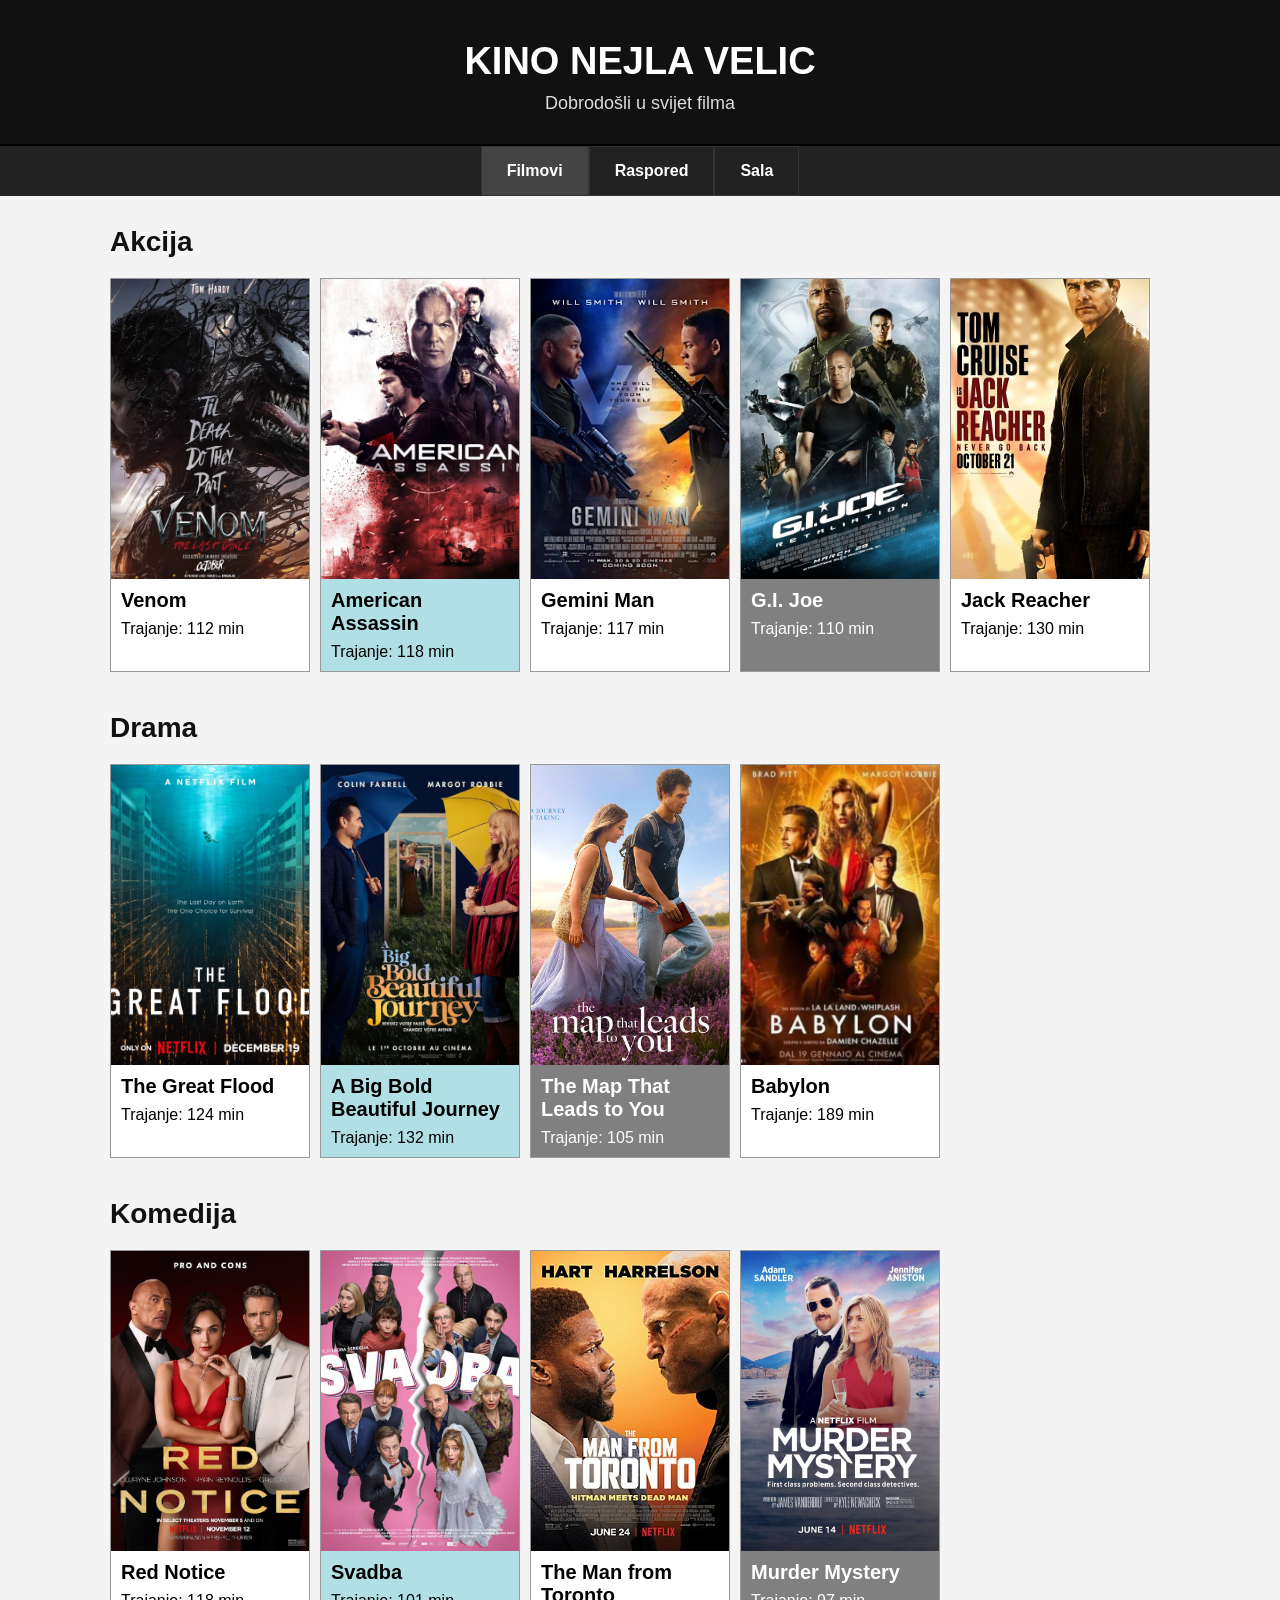
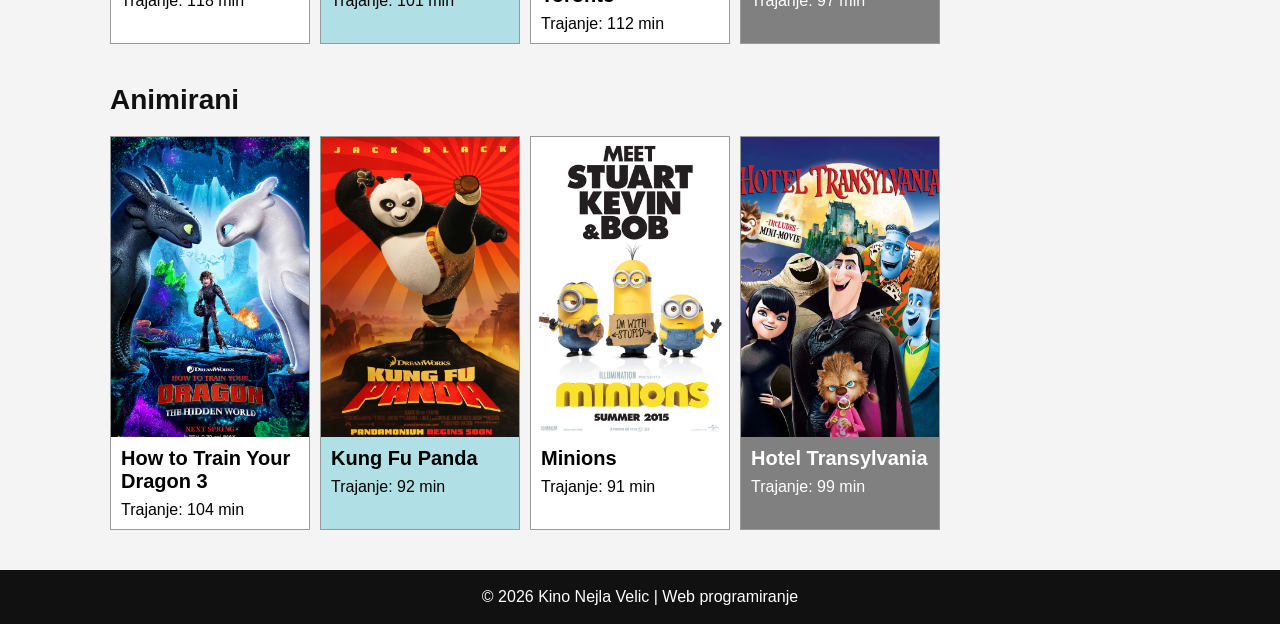
<file: html/filmovi.html>
<!DOCTYPE html>
<html lang="bs">
<head>
    <meta charset="UTF-8">
    <meta name="viewport" content="width=device-width, initial-scale=1.0">
    <title>Filmovi | Kino Nejla Velic</title>
    <link rel="stylesheet" href="../css/filmovi.css">
</head>
<body>
  <header class="site-header">
        <div class="header-overlay">
            <h1>Kino Nejla Velic</h1>
            <p class="subtitle">Dobrodošli u svijet filma</p>
        </div>
    </header>
  <nav class="main-nav">
    <ul>
        <li><a href="filmovi.html" class="active">Filmovi</a></li>
        <li><a href="raspored.html">Raspored</a></li>
        <li><a href="sala.html">Sala</a></li>
    </ul>
</nav>
 <main class="content">

        <section class="genre-section" id="akcija">
            <h2>Akcija</h2>
            <div class="movie-grid">

                <article class="movie-card trenutno">
                    <img src="../slike/venom.jpg" alt="Venom poster">
                    <div class="movie-info">
                        <h3>Venom</h3>
                        <p>Trajanje: 112 min</p>
                        <span class="status-label">Trenutno u ponudi</span>
                    </div>
                </article>

                <article class="movie-card uskoro">
                    <img src="../slike/american-assassin.jpg" alt="American Assassin poster">
                    <div class="movie-info">
                        <h3>American Assassin</h3>
                        <p>Trajanje: 118 min</p>
                        <span class="status-label">Uskoro</span>
                    </div>
                </article>

                <article class="movie-card trenutno">
                    <img src="../slike/gemini-man.jpg" alt="Gemini Man poster">
                    <div class="movie-info">
                        <h3>Gemini Man</h3>
                        <p>Trajanje: 117 min</p>
                        <span class="status-label">Trenutno u ponudi</span>
                    </div>
                </article>

                <article class="movie-card nije-u-ponudi">
                    <img src="../slike/gi-joe.jpg" alt="GI Joe poster">
                    <div class="movie-info">
                        <h3>G.I. Joe</h3>
                        <p>Trajanje: 110 min</p>
                        <span class="status-label">Nije u ponudi</span>
                    </div>
                </article>


                <article class="movie-card trenutno">
                    <img src="../slike/jack-reacher.jpg" alt="Jack Reacher poster">
                    <div class="movie-info">
                        <h3>Jack Reacher</h3>
                        <p>Trajanje: 130 min</p>
                        <span class="status-label">Trenutno u ponudi</span>
                    </div>
                </article>

            </div>
        </section>

    <section class="genre-section" id="drama">
    <h2>Drama</h2>

    <div class="movie-grid">

        <article class="movie-card trenutno">
            <img src="../slike/the-great-flood.jpg" alt="The Great Flood poster">
            <div class="movie-info">
                <h3>The Great Flood</h3>
                <p>Trajanje: 124 min</p>
                <span class="status-label">Trenutno u ponudi</span>
            </div>
        </article>

        <article class="movie-card uskoro">
            <img src="../slike/a-big-bold-beautiful-journey.jpg" alt="A Big Bold Beautiful Journey poster">
            <div class="movie-info">
                <h3>A Big Bold Beautiful Journey</h3>
                <p>Trajanje: 132 min</p>
                <span class="status-label">Uskoro</span>
            </div>
        </article>

        <article class="movie-card nije-u-ponudi">
            <img src="../slike/the-map-that-leads-to-you.jpg" alt="The Map That Leads to You poster">
            <div class="movie-info">
                <h3>The Map That Leads to You</h3>
                <p>Trajanje: 105 min</p>
                <span class="status-label">Nije u ponudi</span>
            </div>
        </article>

        <article class="movie-card trenutno">
            <img src="../slike/babylon.jpg" alt="Babylon poster">
            <div class="movie-info">
                <h3>Babylon</h3>
                <p>Trajanje: 189 min</p>
                <span class="status-label">Trenutno u ponudi</span>
            </div>
        </article>

    </div>
</section>

        <section class="genre-section" id="komedija">
            <h2>Komedija</h2>
            <div class="movie-grid">

                <article class="movie-card trenutno">
                    <img src="../slike/red-notice.jpg" alt="Red Notice poster">
                    <div class="movie-info">
                        <h3>Red Notice</h3>
                        <p>Trajanje: 118 min</p>
                        <span class="status-label">Trenutno u ponudi</span>
                    </div>
                </article>

                <article class="movie-card uskoro">
                    <img src="../slike/svadba.jpg" alt="Svadba poster">
                    <div class="movie-info">
                        <h3>Svadba</h3>
                        <p>Trajanje: 101 min</p>
                        <span class="status-label">Uskoro</span>
                    </div>
                </article>

                <article class="movie-card trenutno">
                    <img src="../slike/man-from-toronto.jpg" alt="The Man from Toronto poster">
                    <div class="movie-info">
                        <h3>The Man from Toronto</h3>
                        <p>Trajanje: 112 min</p>
                        <span class="status-label">Trenutno u ponudi</span>
                    </div>
                </article>

                <article class="movie-card nije-u-ponudi">
                    <img src="../slike/murder-mystery.jpg" alt="Murder Mystery poster">
                    <div class="movie-info">
                        <h3>Murder Mystery</h3>
                        <p>Trajanje: 97 min</p>
                        <span class="status-label">Nije u ponudi</span>
                    </div>
                </article>

            </div>
        </section>

        <section class="genre-section" id="animirani">
            <h2>Animirani</h2>
            <div class="movie-grid">

                <article class="movie-card trenutno">
                    <img src="../slike/dragon3.jpg" alt="How to Train Your Dragon 3 poster">
                    <div class="movie-info">
                        <h3>How to Train Your Dragon 3</h3>
                        <p>Trajanje: 104 min</p>
                        <span class="status-label">Trenutno u ponudi</span>
                    </div>
                </article>

                <article class="movie-card uskoro">
                    <img src="../slike/kung-fu-panda.jpg" alt="Kung Fu Panda poster">
                    <div class="movie-info">
                        <h3>Kung Fu Panda</h3>
                        <p>Trajanje: 92 min</p>
                        <span class="status-label">Uskoro</span>
                    </div>
                </article>

                <article class="movie-card trenutno">
                    <img src="../slike/minions.jpg" alt="Minions poster">
                    <div class="movie-info">
                        <h3>Minions</h3>
                        <p>Trajanje: 91 min</p>
                        <span class="status-label">Trenutno u ponudi</span>
                    </div>
                </article>

                <article class="movie-card nije-u-ponudi">
                    <img src="../slike/hotel-transylvania.jpg" alt="Hotel Transylvania poster">
                    <div class="movie-info">
                        <h3>Hotel Transylvania</h3>
                        <p>Trajanje: 99 min</p>
                        <span class="status-label">Nije u ponudi</span>
                    </div>
                </article>

            </div>
        </section>

    </main>

    <footer class="site-footer">
        <p>&copy; 2026 Kino Nejla Velic | Web programiranje</p>
    </footer>

</body>
</html>
</file>
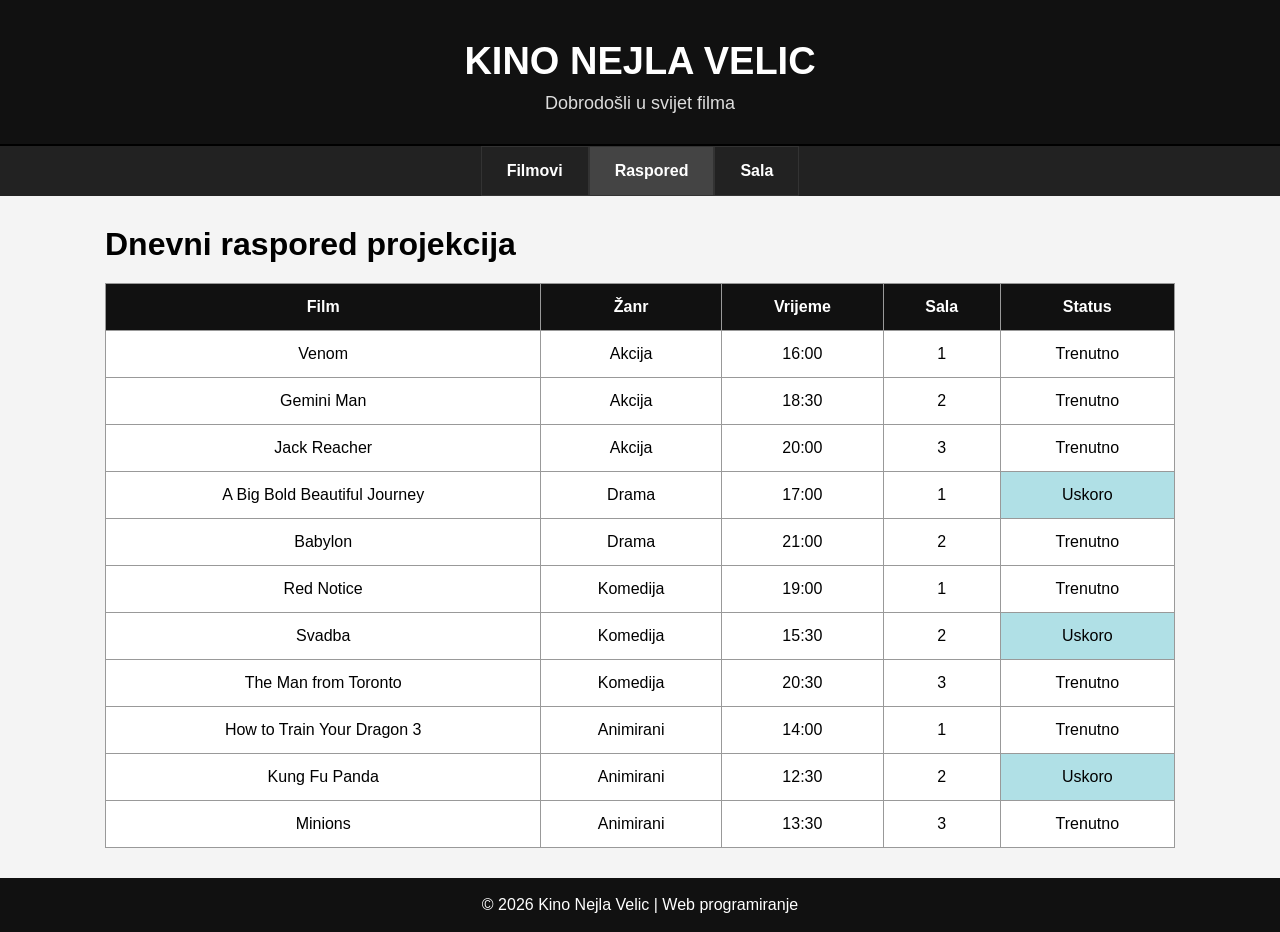
<file: html/raspored.html>
<!DOCTYPE html>
<html lang="bs">
<head>
    <meta charset="UTF-8">
    <meta name="viewport" content="width=device-width, initial-scale=1.0">
    <title>Raspored | Kino Nejla Velic</title>
    <link rel="stylesheet" href="../css/raspored.css">
</head>
<body>
    <header class="site-header">
        <div class="header-overlay">
            <h1>Kino Nejla Velic</h1>
            <p class="subtitle">Dobrodošli u svijet filma</p>
        </div>
    </header>

    <nav class="main-nav">
        <ul>
            <li><a href="filmovi.html">Filmovi</a></li>
            <li><a href="raspored.html" class="active">Raspored</a></li>
            <li><a href="sala.html">Sala</a></li>
        </ul>
    </nav>

    <main class="content">
        <section class="schedule-section">
            <h2>Dnevni raspored projekcija</h2>

            <div class="table-wrapper">
                <table>
                    <thead>
                        <tr>
                            <th>Film</th>
                            <th>Žanr</th>
                            <th>Vrijeme</th>
                            <th>Sala</th>
                            <th>Status</th>
                        </tr>
                    </thead>
                    <tbody>
                        <tr>
                            <td>Venom</td>
                            <td>Akcija</td>
                            <td>16:00</td>
                            <td>1</td>
                            <td class="trenutno">Trenutno</td>
                        </tr>
                        <tr>
                            <td>Gemini Man</td>
                            <td>Akcija</td>
                            <td>18:30</td>
                            <td>2</td>
                            <td class="trenutno">Trenutno</td>
                        </tr>
                        <tr>
                            <td>Jack Reacher</td>
                            <td>Akcija</td>
                            <td>20:00</td>
                            <td>3</td>
                            <td class="trenutno">Trenutno</td>
                        </tr>
                        <tr>
                            <td>A Big Bold Beautiful Journey</td>
                            <td>Drama</td>
                            <td>17:00</td>
                            <td>1</td>
                            <td class="uskoro">Uskoro</td>
                        </tr>
                        <tr>
                            <td>Babylon</td>
                            <td>Drama</td>
                            <td>21:00</td>
                            <td>2</td>
                            <td class="trenutno">Trenutno</td>
                        </tr>
                        <tr>
                            <td>Red Notice</td>
                            <td>Komedija</td>
                            <td>19:00</td>
                            <td>1</td>
                            <td class="trenutno">Trenutno</td>
                        </tr>
                        <tr>
                            <td>Svadba</td>
                            <td>Komedija</td>
                            <td>15:30</td>
                            <td>2</td>
                            <td class="uskoro">Uskoro</td>
                        </tr>
                        <tr>
                            <td>The Man from Toronto</td>
                            <td>Komedija</td>
                            <td>20:30</td>
                            <td>3</td>
                            <td class="trenutno">Trenutno</td>
                        </tr>
                        <tr>
                            <td>How to Train Your Dragon 3</td>
                            <td>Animirani</td>
                            <td>14:00</td>
                            <td>1</td>
                            <td class="trenutno">Trenutno</td>
                        </tr>
                        <tr>
                            <td>Kung Fu Panda</td>
                            <td>Animirani</td>
                            <td>12:30</td>
                            <td>2</td>
                            <td class="uskoro">Uskoro</td>
                        </tr>
                        <tr>
                            <td>Minions</td>
                            <td>Animirani</td>
                            <td>13:30</td>
                            <td>3</td>
                            <td class="trenutno">Trenutno</td>
                        </tr>
                    </tbody>
                </table>
            </div>
        </section>
    </main>

    <footer class="site-footer">
        <p>&copy; 2026 Kino Nejla Velic | Web programiranje</p>
    </footer>
</body>
</html>
</file>
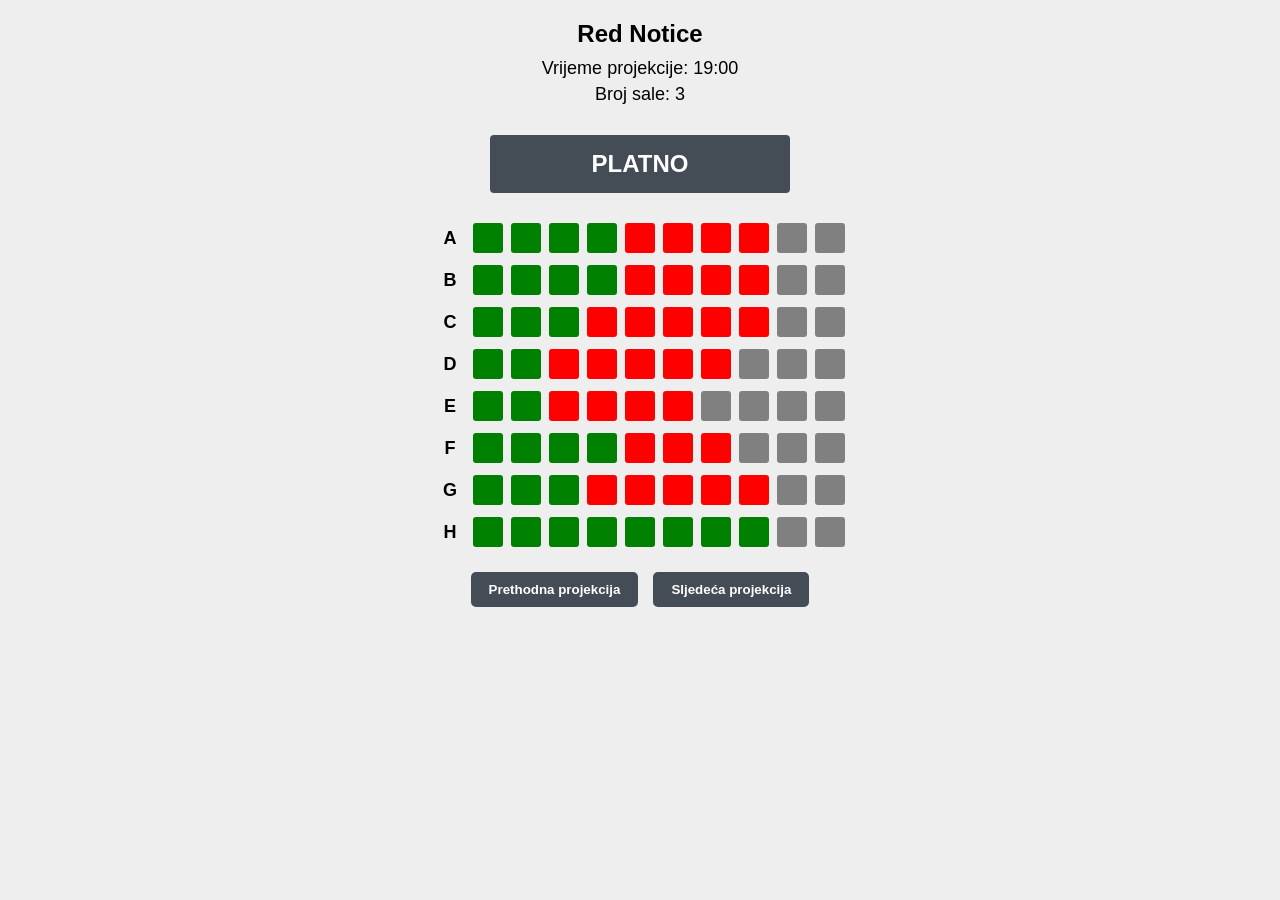
<file: html/sala.html>
<!DOCTYPE html>
<html lang="bs">
<head>
    <meta charset="UTF-8">
    <meta name="viewport" content="width=device-width, initial-scale=1.0">
    <title>Sala - Kino sala</title>
    <link rel="stylesheet" href="../css/sala.css">
</head>
<body>

    <main class="container">
        <div id="sala"></div>
    </main>

    <script src="../scripts/kinoSala.js"></script>
    <script src="../scripts/app.js"></script>
</body>
</html>
</html>
</file>
<file: css/filmovi.css>
* {
    margin: 0;
    padding: 0;
    box-sizing: border-box;
}

body {
    font-family: Arial, sans-serif;
    background-color: #f4f4f4;
    color: #000000;
    min-width: 300px;
}

.site-header {
    background-color: #111111;
    text-align: center;
    padding: 40px 20px 30px;
    border-bottom: 2px solid #000000;
}

.header-overlay h1 {
    font-size: 38px;
    text-transform: uppercase;
    color: white;
    margin-bottom: 10px;
}

.subtitle {
    font-size: 18px;
    color: #dddddd;
}

.main-nav {
    position: sticky;
    top: 0;
    z-index: 1000;
    background-color: #222222;
}

.main-nav ul {
    list-style: none;
    display: flex;
    justify-content: center;
    flex-wrap: wrap;
}

.main-nav li {
    margin: 0;
}

.main-nav a {
    display: block;
    padding: 15px 25px;
    text-decoration: none;
    color: white;
    font-weight: bold;
    border: 1px solid #333333;
}

.main-nav a:hover,
.main-nav a.active {
    background-color: #444444;
}

.content {
    width: 100%;
    max-width: 1080px;
    margin: 30px auto;
    padding: 0 10px;
}

.genre-section {
    margin-bottom: 40px;
}

.genre-section h2 {
    font-size: 28px;
    margin-bottom: 20px;
    color: #111111;
}

.movie-grid {
    display: grid;
    grid-template-columns: repeat(5, 200px);
    gap: 10px;
    justify-content: start;
}

@media (max-width: 800px) {
    .movie-grid {
        grid-template-columns: repeat(3, 200px);
    }
}

@media (max-width: 650px) {
    .movie-grid {
        grid-template-columns: repeat(1, 200px);
        justify-content: center;
    }
}

.movie-card {
    width: 200px;
    border: 1px solid #999999;
    overflow: hidden;
}

.movie-card img {
    width: 100%;
    height: 300px;
    object-fit: cover;
    display: block;
}

.movie-info {
    padding: 10px;
}

.movie-info h3 {
    font-size: 20px;
    margin-bottom: 8px;
}

.movie-info p {
    font-size: 16px;
}

.trenutno {
    background-color: white;
}

.uskoro {
    background-color: powderblue;
}

.nije-u-ponudi {
    background-color: gray;
    color: white;
}

.nije-u-ponudi .movie-info h3,
.nije-u-ponudi .movie-info p {
    color: white;
}

.status-label {
    display: none;
}

.site-footer {
    text-align: center;
    padding: 18px;
    background-color: #111111;
    color: white;
    margin-top: 30px;
}

@media (max-width: 1080px) {
    .content {
        max-width: 1040px;
    }
}

@media (max-width: 800px) {
    .content {
        max-width: 620px;
    }
}

@media (max-width: 680px) {
    .main-nav {
        position: static;
    }

    .main-nav ul {
        flex-direction: column;
        align-items: stretch;
    }

    .main-nav a {
        text-align: center;
    }

    .movie-grid {
        grid-template-columns: 200px;
        justify-content: center;
    }

    .header-overlay h1 {
        font-size: 28px;
    }

    .subtitle {
        font-size: 16px;
    }
}
</file>
<file: css/raspored.css>
* {
    margin: 0;
    padding: 0;
    box-sizing: border-box;
}

body {
    font-family: Arial, sans-serif;
    background-color: #f4f4f4;
    color: #000000;
    min-width: 300px;
}

.site-header {
    background-color: #111111;
    text-align: center;
    padding: 40px 20px 30px;
    border-bottom: 2px solid #000000;
}

.header-overlay h1 {
    font-size: 38px;
    text-transform: uppercase;
    color: white;
    margin-bottom: 10px;
}

.subtitle {
    font-size: 18px;
    color: #dddddd;
}

.main-nav {
    position: sticky;
    top: 0;
    z-index: 1000;
    background-color: #222222;
}

.main-nav ul {
    list-style: none;
    display: flex;
    justify-content: center;
    flex-wrap: wrap;
}

.main-nav li {
    margin: 0;
}

.main-nav a {
    display: block;
    padding: 15px 25px;
    text-decoration: none;
    color: white;
    font-weight: bold;
    border: 1px solid #333333;
}

.main-nav a:hover,
.main-nav a.active {
    background-color: #444444;
}

.content {
    width: 100%;
    max-width: 1100px;
    margin: 30px auto;
    padding: 0 15px;
}

.schedule-section h2 {
    font-size: 32px;
    margin-bottom: 20px;
}

.table-wrapper {
    overflow-x: auto;
}

table {
    width: 100%;
    border-collapse: collapse;
    background-color: white;
}

th,
td {
    border: 1px solid #999999;
    padding: 14px;
    text-align: center;
}

th {
    background-color: #111111;
    color: white;
}

.trenutno {
    background-color: white;
}

.uskoro {
    background-color: powderblue;
}

.nije-u-ponudi {
    background-color: gray;
    color: white;
}

.site-footer {
    text-align: center;
    padding: 18px;
    background-color: #111111;
    color: white;
    margin-top: 30px;
}

@media (max-width: 650px) {
    .main-nav {
        position: static;
    }

    .main-nav ul {
        flex-direction: column;
        align-items: stretch;
    }

    .main-nav a {
        text-align: center;
    }

    .header-overlay h1 {
        font-size: 28px;
    }

    .subtitle {
        font-size: 16px;
    }

    .schedule-section h2 {
        font-size: 26px;
    }

    th,
    td {
        padding: 10px;
        font-size: 14px;
    }
}
</file>
<file: css/sala.css>
* {
    box-sizing: border-box;
    margin: 0;
    padding: 0;
    font-family: Arial, sans-serif;
}

body {
    background-color: #eeeeee;
    min-width: 300px;
    padding: 20px;
}

.container {
    max-width: 900px;
    margin: 0 auto;
    text-align: center;
}

.info {
    margin-bottom: 30px;
}

.info h1 {
    margin-bottom: 10px;
}

.info p {
    margin-bottom: 5px;
    font-size: 18px;
}

.platno {
    width: 300px;
    max-width: 90%;
    margin: 0 auto 30px auto;
    padding: 15px;
    background-color: #444c56;
    color: white;
    font-weight: bold;
    font-size: 24px;
    border-radius: 4px;
}

.sjedista {
    display: flex;
    flex-direction: column;
    gap: 12px;
    align-items: center;
}

.red {
    display: grid;
    grid-template-columns: 30px repeat(10, 30px);
    gap: 8px;
    align-items: center;
}

.oznaka {
    font-weight: bold;
    font-size: 18px;
}

.sjediste {
    width: 30px;
    height: 30px;
    display: inline-block;
    border-radius: 3px;
}

.slobodno {
    background-color: green;
}

.zauzeto {
    background-color: red;
}

.rezervisano {
    background-color: gray;
}

@media (max-width: 600px) {
    .red {
        grid-template-columns: 25px repeat(10, 22px);
        gap: 5px;
    }

    .sjediste {
        width: 22px;
        height: 22px;
    }

    .oznaka {
        font-size: 16px;
    }

    .platno {
        font-size: 20px;
        padding: 12px;
    }
}

@media (max-width: 400px) {
    .red {
        grid-template-columns: 20px repeat(10, 18px);
        gap: 4px;
    }

    .sjediste {
        width: 18px;
        height: 18px;
    }
}
.navigacija {
    margin-top: 25px;
    display: flex;
    justify-content: center;
    gap: 15px;
    flex-wrap: wrap;
}

.navigacija button {
    padding: 10px 18px;
    border: none;
    background-color: #444c56;
    color: white;
    font-weight: bold;
    border-radius: 5px;
    cursor: pointer;
}

.navigacija button:hover {
    background-color: #2f363d;
}

.sjediste {
    cursor: pointer;
}
</file>
